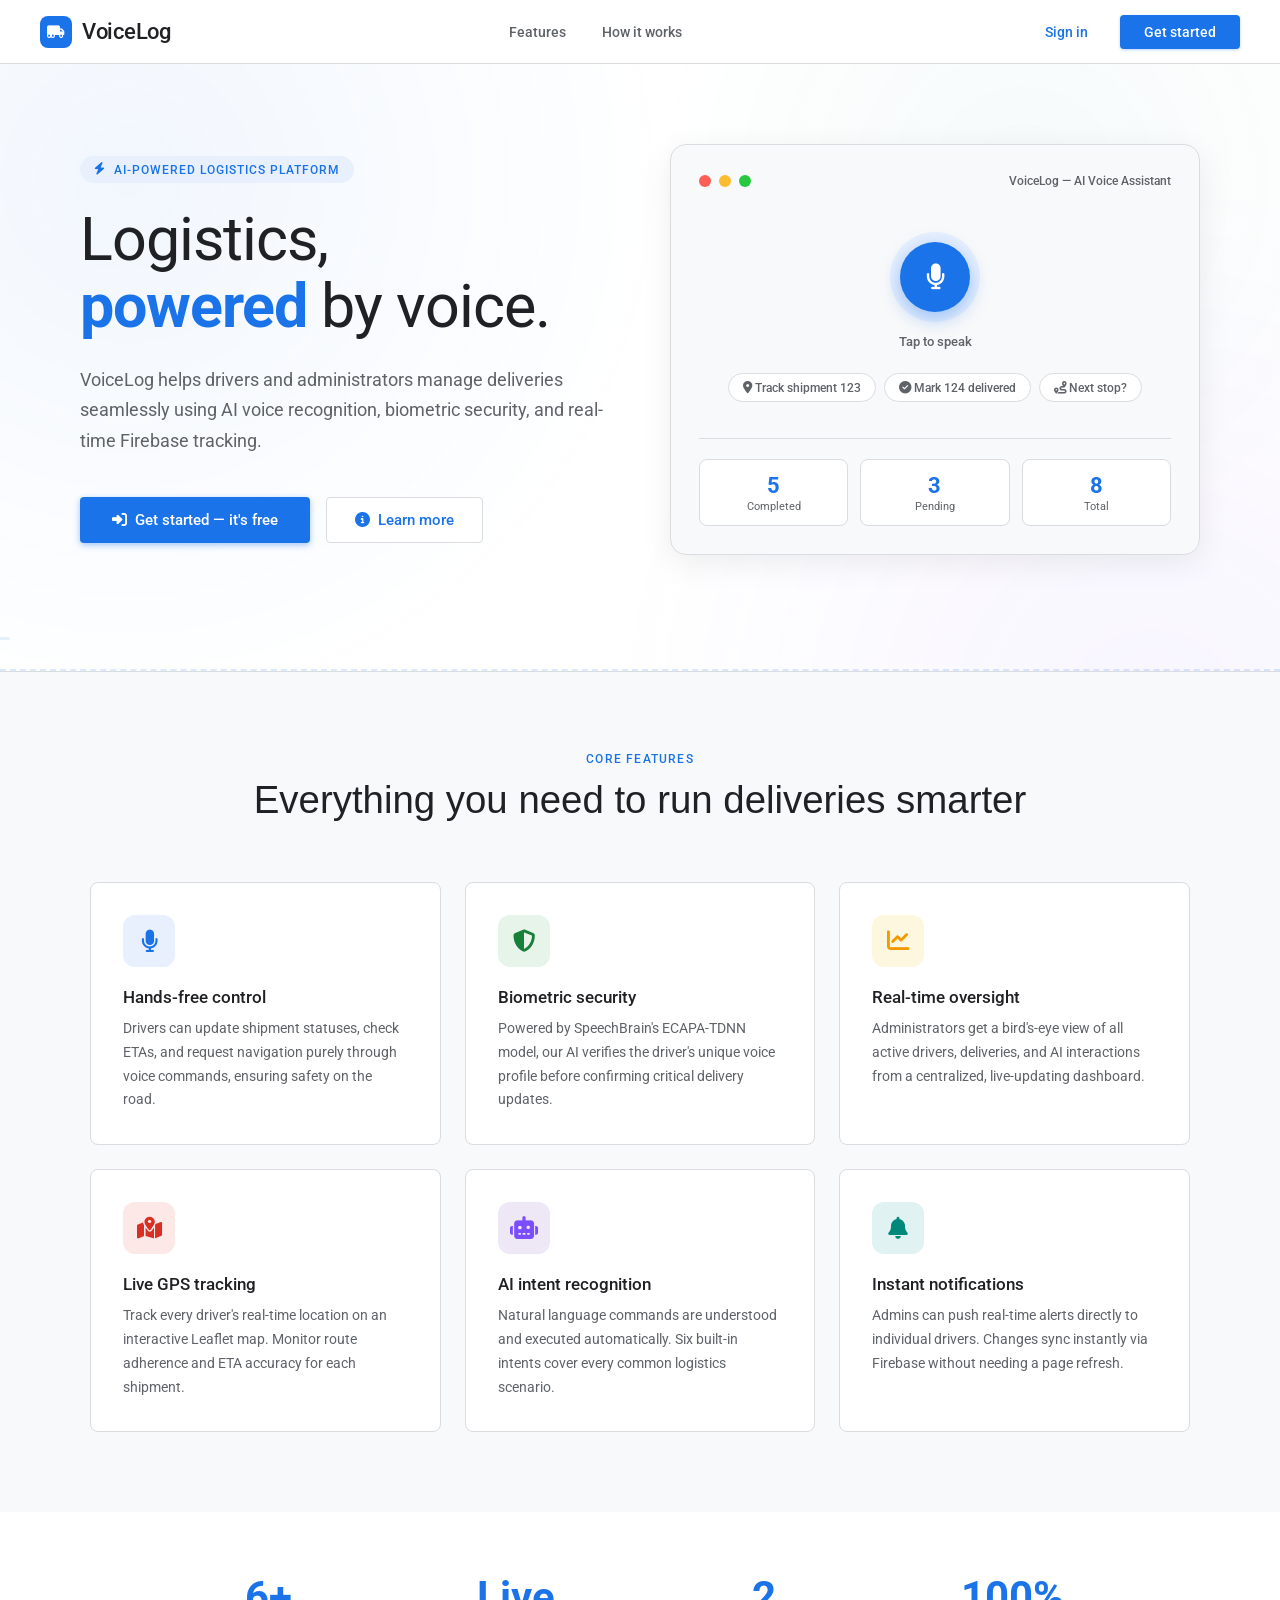
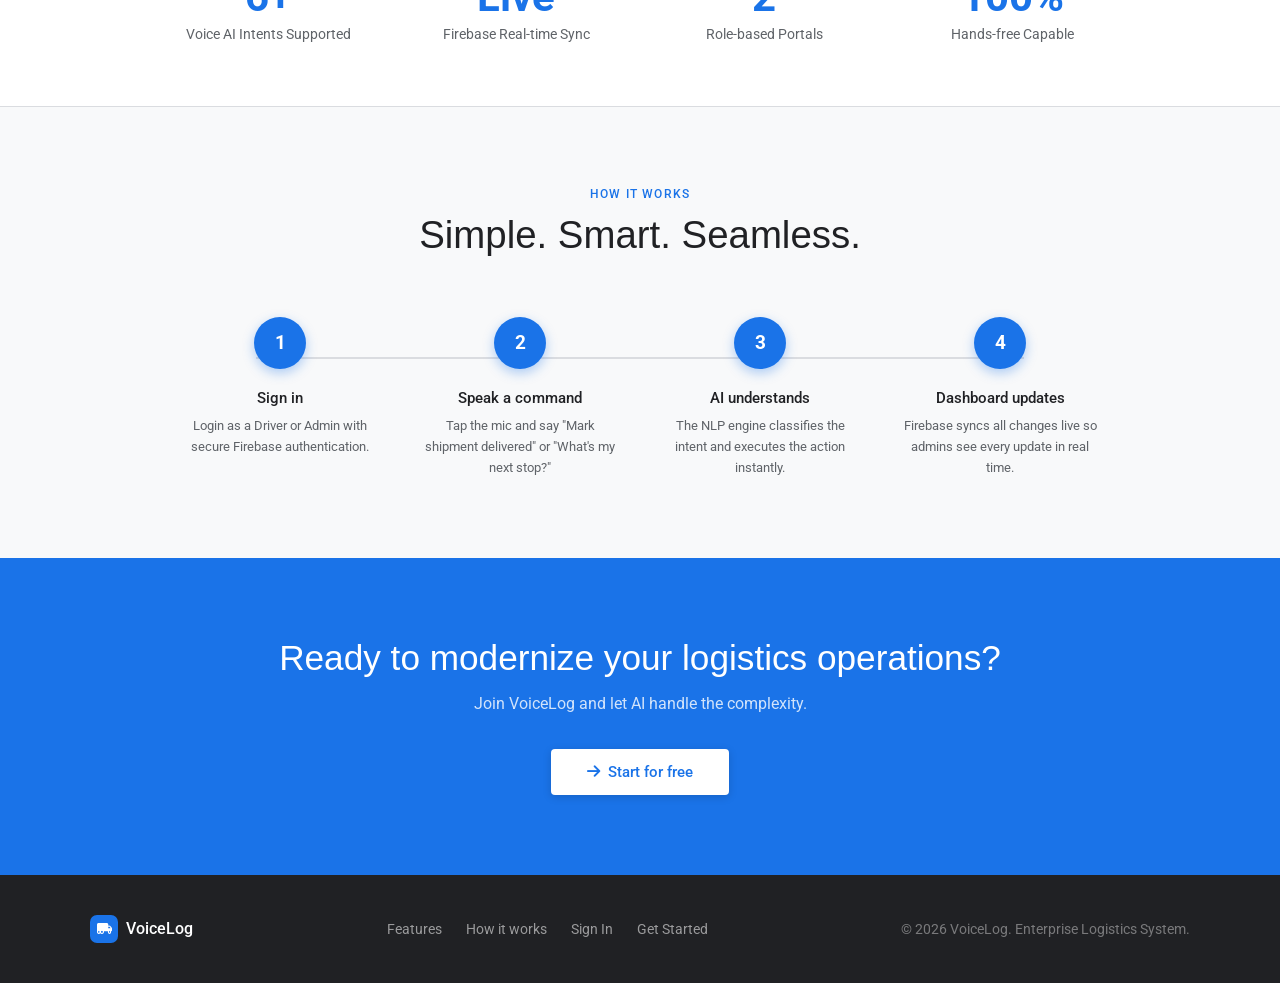
<file: landing.html>
<!DOCTYPE html>
<html lang="en">
<head>
    <meta charset="UTF-8">
    <meta name="viewport" content="width=device-width, initial-scale=1.0">
    <title>VoiceLog — AI-Powered Logistics Assistant</title>
    <meta name="description" content="VoiceLog helps drivers and administrators manage deliveries seamlessly using AI voice recognition and real-time Firebase tracking.">
    <link href="https://fonts.googleapis.com/css2?family=Roboto:wght@300;400;500;700&family=Google+Sans:wght@400;500;700&display=swap" rel="stylesheet">
    <link href="https://cdnjs.cloudflare.com/ajax/libs/font-awesome/6.5.0/css/all.min.css" rel="stylesheet">
    <style>
        :root {
            --g-blue:   #1a73e8;
            --g-blue-d: #1557b0;
            --g-blue-l: #e8f0fe;
            --g-red:    #d93025;
            --g-green:  #188038;
            --g-yellow: #f29900;
            --g-purple: #7c4dff;
            --g-teal:   #00897b;
            --g-dark:   #202124;
            --g-gray:   #5f6368;
            --g-light:  #f8f9fa;
            --g-border: #dadce0;
            --white:    #ffffff;
            --t: all 0.2s cubic-bezier(0.4, 0, 0.2, 1);
        }
        * { margin: 0; padding: 0; box-sizing: border-box; }
        html { scroll-behavior: smooth; }
        body {
            font-family: 'Roboto', sans-serif;
            color: var(--g-dark);
            background: var(--white);
            -webkit-font-smoothing: antialiased;
            animation: fadeInPage 0.6s cubic-bezier(0.4, 0, 0.2, 1);
        }
        body::before {
            content: '';
            position: fixed;
            top: 0; left: 0; width: 100vw; height: 100vh;
            background: radial-gradient(circle at 10% 20%, rgba(26, 115, 232, 0.06) 0%, transparent 40%),
                        radial-gradient(circle at 90% 80%, rgba(124, 77, 255, 0.06) 0%, transparent 40%),
                        radial-gradient(circle at 80% 20%, rgba(0, 137, 123, 0.04) 0%, transparent 30%);
            z-index: -1;
            animation: meshMove 20s infinite alternate ease-in-out;
            pointer-events: none;
        }
        @keyframes meshMove {
            0% { transform: scale(1) translate(0, 0); }
            100% { transform: scale(1.1) translate(-2%, 2%); }
        }
        @keyframes fadeInPage {
            from { opacity: 0; transform: translateY(15px); }
            to { opacity: 1; transform: translateY(0); }
        }
        a { text-decoration: none; }

        /* ── NAVBAR ── */
        .navbar {
            height: 64px;
            display: flex;
            align-items: center;
            justify-content: space-between;
            padding: 0 40px;
            border-bottom: 1px solid var(--g-border);
            position: sticky;
            top: 0;
            background: rgba(255,255,255,0.95);
            backdrop-filter: blur(8px);
            z-index: 200;
        }
        .nav-logo {
            display: flex;
            align-items: center;
            gap: 10px;
            text-decoration: none;
        }
        .nav-logo-icon {
            width: 32px; height: 32px;
            background: var(--g-blue);
            border-radius: 8px;
            display: flex; align-items: center; justify-content: center;
            color: white; font-size: 14px;
        }
        .nav-logo-text {
            font-family: 'Google Sans', 'Roboto', sans-serif;
            font-size: 1.35rem; font-weight: 500;
            color: var(--g-dark);
            letter-spacing: -0.3px;
        }
        .nav-links {
            display: flex;
            align-items: center;
            gap: 4px;
        }
        .nav-link {
            padding: 8px 16px;
            border-radius: 4px;
            font-size: 0.875rem;
            font-weight: 500;
            color: var(--g-gray);
            transition: var(--t);
        }
        .nav-link:hover { background: var(--g-light); color: var(--g-dark); }
        .nav-actions { display: flex; align-items: center; gap: 8px; }
        .btn-ghost {
            padding: 9px 24px;
            border-radius: 4px;
            font-size: 0.875rem;
            font-weight: 500;
            color: var(--g-blue);
            transition: var(--t);
            display: inline-flex; align-items: center;
        }
        .btn-ghost:hover { background: var(--g-blue-l); }
        .btn-filled {
            padding: 9px 24px;
            border-radius: 4px;
            font-size: 0.875rem;
            font-weight: 500;
            color: white;
            background: var(--g-blue);
            box-shadow: 0 1px 3px rgba(26,115,232,0.3);
            transition: var(--t);
            display: inline-flex; align-items: center;
        }
        .btn-filled:hover { background: var(--g-blue-d); box-shadow: 0 2px 8px rgba(26,115,232,0.35); }

        /* ── HERO ── */
        .hero {
            display: grid;
            grid-template-columns: 1fr 1fr;
            align-items: center;
            gap: 60px;
            max-width: 1200px;
            margin: 0 auto;
            padding: 80px 40px 96px;
        }
        .hero-left { }
        .hero-eyebrow {
            display: inline-flex;
            align-items: center;
            gap: 8px;
            font-size: 0.78rem;
            font-weight: 500;
            letter-spacing: 0.08em;
            text-transform: uppercase;
            color: var(--g-blue);
            background: var(--g-blue-l);
            padding: 6px 14px;
            border-radius: 20px;
            margin-bottom: 24px;
        }
        .hero-title {
            font-family: 'Google Sans', 'Roboto', sans-serif;
            font-size: 3.8rem;
            font-weight: 400;
            line-height: 1.1;
            color: var(--g-dark);
            margin-bottom: 24px;
            letter-spacing: -1px;
        }
        .hero-title .accent { color: var(--g-blue); font-weight: 700; }
        .hero-subtitle {
            font-size: 1.1rem;
            color: var(--g-gray);
            line-height: 1.75;
            margin-bottom: 40px;
        }
        .hero-cta { display: flex; gap: 16px; flex-wrap: wrap; }
        .btn-hero-primary {
            padding: 14px 32px;
            background: var(--g-blue);
            color: white;
            border-radius: 4px;
            font-size: 0.95rem;
            font-weight: 500;
            display: inline-flex; align-items: center; gap: 8px;
            box-shadow: 0 2px 6px rgba(26,115,232,0.4);
            transition: var(--t);
        }
        .btn-hero-primary:hover { background: var(--g-blue-d); transform: translateY(-1px); box-shadow: 0 4px 12px rgba(26,115,232,0.4); }
        .btn-hero-outline {
            padding: 13px 28px;
            background: white;
            color: var(--g-blue);
            border: 1px solid var(--g-border);
            border-radius: 4px;
            font-size: 0.95rem;
            font-weight: 500;
            display: inline-flex; align-items: center; gap: 8px;
            transition: var(--t);
        }
        .btn-hero-outline:hover { background: var(--g-light); border-color: #bbb; }

        /* Hero Right — Visual Card */
        .hero-visual {
            background: var(--g-light);
            border-radius: 16px;
            border: 1px solid var(--g-border);
            padding: 28px;
            box-shadow: 0 8px 32px rgba(0,0,0,0.07);
            animation: floatUpDown 6s ease-in-out infinite;
        }
        @keyframes floatUpDown {
            0% { transform: translateY(0px); }
            50% { transform: translateY(-12px); box-shadow: 0 12px 40px rgba(0,0,0,0.1); }
            100% { transform: translateY(0px); }
        }
        .visual-bar {
            display: flex; align-items: center; gap: 8px;
            margin-bottom: 20px;
        }
        .visual-dot { width: 12px; height: 12px; border-radius: 50%; }
        .visual-dot.red { background: #ff5f57; }
        .visual-dot.yellow { background: #febc2e; }
        .visual-dot.green { background: #28c840; }
        .visual-title {
            font-size: 0.78rem;
            font-weight: 500;
            color: var(--g-gray);
            margin-left: auto;
        }
        .visual-mic-zone {
            display: flex;
            flex-direction: column;
            align-items: center;
            padding: 24px 0 16px;
            gap: 12px;
        }
        .visual-mic-ring {
            width: 90px; height: 90px;
            border-radius: 50%;
            background: var(--g-blue-l);
            display: flex; align-items: center; justify-content: center;
            animation: micBreath 3s ease-in-out infinite;
        }
        .visual-mic-btn {
            width: 70px; height: 70px;
            border-radius: 50%;
            background: var(--g-blue);
            color: white;
            font-size: 1.6rem;
            display: flex; align-items: center; justify-content: center;
            box-shadow: 0 6px 20px rgba(26,115,232,0.4);
        }
        @keyframes micBreath {
            0%,100% { box-shadow: 0 0 0 0 rgba(26,115,232,0.2); }
            50% { box-shadow: 0 0 0 14px rgba(26,115,232,0); }
        }
        .visual-hint { font-size: 0.82rem; color: var(--g-gray); font-weight: 500; }
        .visual-chips { display: flex; flex-wrap: wrap; gap: 8px; justify-content: center; margin-top: 12px; }
        .visual-chip {
            padding: 6px 14px;
            background: white;
            border: 1px solid var(--g-border);
            border-radius: 20px;
            font-size: 0.78rem;
            color: var(--g-gray);
            font-weight: 500;
        }
        .visual-stats {
            display: grid;
            grid-template-columns: repeat(3, 1fr);
            gap: 12px;
            margin-top: 20px;
            border-top: 1px solid var(--g-border);
            padding-top: 20px;
        }
        .visual-stat {
            text-align: center;
            background: white;
            border-radius: 8px;
            padding: 12px;
            border: 1px solid var(--g-border);
        }
        .visual-stat-num { font-size: 1.4rem; font-weight: 700; color: var(--g-blue); }
        .visual-stat-label { font-size: 0.68rem; color: var(--g-gray); margin-top: 2px; }

        /* ── ANIMATED TRUCK ── */
        .truck-lane {
            position: absolute;
            bottom: 0; left: 0; width: 100%; height: 60px;
            pointer-events: none;
            overflow: hidden;
            border-bottom: 2px dashed rgba(26, 115, 232, 0.15);
            z-index: 10;
        }
        .animated-truck {
            position: absolute;
            bottom: 12px;
            left: -80px;
            font-size: 2rem;
            color: var(--g-blue);
            animation: driveTruck 14s linear infinite;
        }
        .animated-truck::after {
            content: '';
            position: absolute;
            right: -18px; top: 18px;
            width: 12px; height: 3px;
            background: rgba(26, 115, 232, 0.4);
            border-radius: 4px;
            box-shadow: 16px 0 0 rgba(26, 115, 232, 0.2), 32px 0 0 rgba(26, 115, 232, 0.1);
            animation: exhaust 0.4s linear infinite;
        }
        @keyframes driveTruck {
            0% { transform: translateX(-100px); }
            100% { transform: translateX(110vw); }
        }
        @keyframes exhaust {
            0% { transform: translateX(0); opacity: 1; }
            100% { transform: translateX(-15px); opacity: 0; }
        }

        /* ── FEATURES ── */
        .features {
            background: var(--g-light);
            padding: 80px 40px;
            border-top: 1px solid var(--g-border);
        }
        .section-label {
            text-align: center;
            font-size: 0.75rem;
            font-weight: 500;
            letter-spacing: 0.1em;
            text-transform: uppercase;
            color: var(--g-blue);
            margin-bottom: 12px;
        }
        .section-title {
            text-align: center;
            font-family: 'Google Sans', sans-serif;
            font-size: 2.4rem;
            font-weight: 400;
            color: var(--g-dark);
            margin-bottom: 60px;
        }
        .features-grid {
            display: grid;
            grid-template-columns: repeat(3, 1fr);
            gap: 24px;
            max-width: 1100px;
            margin: 0 auto;
        }
        .feature-card {
            background: white;
            border-radius: 8px;
            padding: 32px;
            border: 1px solid var(--g-border);
            transition: all 0.4s cubic-bezier(0.175, 0.885, 0.32, 1.275);
        }
        .feature-card:hover { 
            box-shadow: 0 16px 40px rgba(0,0,0,0.08); 
            transform: translateY(-8px); 
        }
        .feature-icon {
            width: 52px; height: 52px;
            border-radius: 12px;
            display: flex; align-items: center; justify-content: center;
            font-size: 1.4rem;
            margin-bottom: 20px;
        }
        .feature-icon.blue   { background: var(--g-blue-l); color: var(--g-blue); }
        .feature-icon.green  { background: #e6f4ea; color: var(--g-green); }
        .feature-icon.yellow { background: #fef7e0; color: var(--g-yellow); }
        .feature-icon.red    { background: #fce8e6; color: var(--g-red); }
        .feature-icon.purple { background: #ede7f6; color: var(--g-purple); }
        .feature-icon.teal   { background: #e0f2f1; color: var(--g-teal); }
        .feature-title { font-size: 1.05rem; font-weight: 500; color: var(--g-dark); margin-bottom: 10px; }
        .feature-text  { font-size: 0.875rem; color: var(--g-gray); line-height: 1.7; }

        /* ── STATS ── */
        .stats {
            padding: 64px 40px;
            background: white;
        }
        .stats-grid {
            display: grid;
            grid-template-columns: repeat(4, 1fr);
            gap: 32px;
            max-width: 960px;
            margin: 0 auto;
            text-align: center;
        }
        .stat-item { }
        .stat-number { font-size: 2.6rem; font-weight: 700; color: var(--g-blue); margin-bottom: 8px; line-height: 1; }
        .stat-label  { font-size: 0.875rem; color: var(--g-gray); }

        /* ── HOW IT WORKS ── */
        .how {
            background: var(--g-light);
            padding: 80px 40px;
            border-top: 1px solid var(--g-border);
        }
        .steps-row {
            display: flex;
            justify-content: center;
            max-width: 960px;
            margin: 0 auto;
            position: relative;
        }
        .steps-row::before {
            content: '';
            position: absolute;
            top: 40px; left: 10%; right: 10%;
            height: 2px;
            background: var(--g-border);
        }
        .step {
            flex: 1;
            text-align: center;
            padding: 0 20px;
            position: relative;
        }
        .step-num {
            width: 52px; height: 52px;
            border-radius: 50%;
            background: var(--g-blue);
            color: white;
            font-size: 1.2rem;
            font-weight: 700;
            display: flex; align-items: center; justify-content: center;
            margin: 0 auto 20px;
            position: relative; z-index: 1;
            box-shadow: 0 4px 12px rgba(26,115,232,0.35);
        }
        .step-title { font-size: 0.95rem; font-weight: 500; color: var(--g-dark); margin-bottom: 8px; }
        .step-text  { font-size: 0.82rem; color: var(--g-gray); line-height: 1.6; }

        /* ── CTA BANNER ── */
        .cta-banner {
            background: var(--g-blue);
            padding: 80px 40px;
            text-align: center;
        }
        .cta-banner h2 { font-family: 'Google Sans', sans-serif; font-size: 2.2rem; font-weight: 400; color: white; margin-bottom: 16px; }
        .cta-banner p  { font-size: 1rem; color: rgba(255,255,255,0.8); margin-bottom: 36px; }
        .btn-cta-white {
            padding: 14px 36px;
            background: white;
            color: var(--g-blue);
            border-radius: 4px;
            font-size: 0.95rem;
            font-weight: 500;
            display: inline-flex; align-items: center; gap: 8px;
            box-shadow: 0 2px 8px rgba(0,0,0,0.15);
            transition: var(--t);
        }
        .btn-cta-white:hover { transform: translateY(-1px); box-shadow: 0 4px 16px rgba(0,0,0,0.2); }

        /* ── FOOTER ── */
        footer {
            background: #202124;
            padding: 40px;
            color: rgba(255,255,255,0.55);
            font-size: 0.85rem;
        }
        .footer-inner {
            max-width: 1100px;
            margin: 0 auto;
            display: flex;
            align-items: center;
            justify-content: space-between;
            flex-wrap: wrap;
            gap: 20px;
        }
        .footer-logo {
            display: flex; align-items: center; gap: 8px;
            text-decoration: none;
            color: white;
        }
        .footer-logo-icon {
            width: 28px; height: 28px;
            background: var(--g-blue);
            border-radius: 7px;
            display: flex; align-items: center; justify-content: center;
            color: white; font-size: 12px;
        }
        .footer-logo-text { font-size: 1rem; font-weight: 500; }
        .footer-links { display: flex; gap: 24px; flex-wrap: wrap; }
        .footer-links a {
            color: rgba(255,255,255,0.55);
            text-decoration: none;
            font-size: 0.85rem;
            transition: color 0.15s;
        }
        .footer-links a:hover { color: white; }
        .footer-copy { color: rgba(255,255,255,0.4); }

        /* ── RESPONSIVE ── */
        @media (max-width: 900px) {
            .hero { grid-template-columns: 1fr; padding: 60px 24px; }
            .hero-visual { display: none; }
            .hero-title { font-size: 2.8rem; }
            .features-grid { grid-template-columns: 1fr 1fr; }
            .stats-grid { grid-template-columns: repeat(2, 1fr); }
            .steps-row { flex-direction: column; align-items: center; gap: 32px; }
            .steps-row::before { display: none; }
            .navbar { padding: 0 24px; }
            .nav-links { display: none; }
        }
        @media (max-width: 600px) {
            .features-grid { grid-template-columns: 1fr; }
            .hero-title { font-size: 2.2rem; }
            .features, .how, .stats, .cta-banner { padding: 60px 24px; }
        }
    </style>
</head>
<body>

<!-- NAVBAR -->
<nav class="navbar">
    <a href="/" class="nav-logo">
        <div class="nav-logo-icon"><i class="fas fa-truck-moving"></i></div>
        <span class="nav-logo-text">VoiceLog</span>
    </a>
    <div class="nav-links">
        <a href="#features" class="nav-link">Features</a>
        <a href="#how" class="nav-link">How it works</a>
    </div>
    <div class="nav-actions">
        <a href="/login" class="btn-ghost">Sign in</a>
        <a href="/login" class="btn-filled">Get started</a>
    </div>
</nav>

<!-- HERO -->
<section style="position: relative; overflow: hidden; padding-bottom: 20px;">
    <div class="hero">
        <div class="hero-left">
            <div class="hero-eyebrow">
                <i class="fas fa-bolt"></i> AI-Powered Logistics Platform
            </div>
            <h1 class="hero-title">
                Logistics,<br><span class="accent">powered</span> by voice.
            </h1>
            <p class="hero-subtitle">
                VoiceLog helps drivers and administrators manage deliveries seamlessly using AI voice recognition, biometric security, and real-time Firebase tracking.
            </p>
            <div class="hero-cta">
                <a href="/login" class="btn-hero-primary">
                    <i class="fas fa-right-to-bracket"></i> Get started — it's free
                </a>
                <a href="#features" class="btn-hero-outline">
                    <i class="fas fa-circle-info"></i> Learn more
                </a>
            </div>
        </div>
        <div class="hero-visual">
            <div class="visual-bar">
                <div class="visual-dot red"></div>
                <div class="visual-dot yellow"></div>
                <div class="visual-dot green"></div>
                <span class="visual-title">VoiceLog — AI Voice Assistant</span>
            </div>
            <div class="visual-mic-zone">
                <div class="visual-mic-ring">
                    <div class="visual-mic-btn"><i class="fas fa-microphone"></i></div>
                </div>
                <span class="visual-hint">Tap to speak</span>
                <div class="visual-chips">
                    <span class="visual-chip"><i class="fas fa-location-dot"></i> Track shipment 123</span>
                    <span class="visual-chip"><i class="fas fa-circle-check"></i> Mark 124 delivered</span>
                    <span class="visual-chip"><i class="fas fa-route"></i> Next stop?</span>
                </div>
            </div>
            <div class="visual-stats">
                <div class="visual-stat">
                    <div class="visual-stat-num">5</div>
                    <div class="visual-stat-label">Completed</div>
                </div>
                <div class="visual-stat">
                    <div class="visual-stat-num">3</div>
                    <div class="visual-stat-label">Pending</div>
                </div>
                <div class="visual-stat">
                    <div class="visual-stat-num">8</div>
                    <div class="visual-stat-label">Total</div>
                </div>
            </div>
        </div>
    </div>
    
    <!-- Animated Truck Lane -->
    <div class="truck-lane">
        <div class="animated-truck"><i class="fas fa-truck-fast"></i></div>
    </div>
</section>

<!-- FEATURES -->
<section class="features" id="features">
    <p class="section-label">Core Features</p>
    <h2 class="section-title">Everything you need to run deliveries smarter</h2>
    <div class="features-grid">
        <div class="feature-card">
            <div class="feature-icon blue"><i class="fas fa-microphone"></i></div>
            <h3 class="feature-title">Hands-free control</h3>
            <p class="feature-text">Drivers can update shipment statuses, check ETAs, and request navigation purely through voice commands, ensuring safety on the road.</p>
        </div>
        <div class="feature-card">
            <div class="feature-icon green"><i class="fas fa-shield-halved"></i></div>
            <h3 class="feature-title">Biometric security</h3>
            <p class="feature-text">Powered by SpeechBrain's ECAPA-TDNN model, our AI verifies the driver's unique voice profile before confirming critical delivery updates.</p>
        </div>
        <div class="feature-card">
            <div class="feature-icon yellow"><i class="fas fa-chart-line"></i></div>
            <h3 class="feature-title">Real-time oversight</h3>
            <p class="feature-text">Administrators get a bird's-eye view of all active drivers, deliveries, and AI interactions from a centralized, live-updating dashboard.</p>
        </div>
        <div class="feature-card">
            <div class="feature-icon red"><i class="fas fa-map-location-dot"></i></div>
            <h3 class="feature-title">Live GPS tracking</h3>
            <p class="feature-text">Track every driver's real-time location on an interactive Leaflet map. Monitor route adherence and ETA accuracy for each shipment.</p>
        </div>
        <div class="feature-card">
            <div class="feature-icon purple"><i class="fas fa-robot"></i></div>
            <h3 class="feature-title">AI intent recognition</h3>
            <p class="feature-text">Natural language commands are understood and executed automatically. Six built-in intents cover every common logistics scenario.</p>
        </div>
        <div class="feature-card">
            <div class="feature-icon teal"><i class="fas fa-bell"></i></div>
            <h3 class="feature-title">Instant notifications</h3>
            <p class="feature-text">Admins can push real-time alerts directly to individual drivers. Changes sync instantly via Firebase without needing a page refresh.</p>
        </div>
    </div>
</section>

<!-- STATS -->
<section class="stats">
    <div class="stats-grid">
        <div class="stat-item">
            <div class="stat-number">6+</div>
            <div class="stat-label">Voice AI Intents Supported</div>
        </div>
        <div class="stat-item">
            <div class="stat-number">Live</div>
            <div class="stat-label">Firebase Real-time Sync</div>
        </div>
        <div class="stat-item">
            <div class="stat-number">2</div>
            <div class="stat-label">Role-based Portals</div>
        </div>
        <div class="stat-item">
            <div class="stat-number">100%</div>
            <div class="stat-label">Hands-free Capable</div>
        </div>
    </div>
</section>

<!-- HOW IT WORKS -->
<section class="how" id="how">
    <p class="section-label">How it works</p>
    <h2 class="section-title">Simple. Smart. Seamless.</h2>
    <div class="steps-row">
        <div class="step">
            <div class="step-num">1</div>
            <div class="step-title">Sign in</div>
            <div class="step-text">Login as a Driver or Admin with secure Firebase authentication.</div>
        </div>
        <div class="step">
            <div class="step-num">2</div>
            <div class="step-title">Speak a command</div>
            <div class="step-text">Tap the mic and say "Mark shipment delivered" or "What's my next stop?"</div>
        </div>
        <div class="step">
            <div class="step-num">3</div>
            <div class="step-title">AI understands</div>
            <div class="step-text">The NLP engine classifies the intent and executes the action instantly.</div>
        </div>
        <div class="step">
            <div class="step-num">4</div>
            <div class="step-title">Dashboard updates</div>
            <div class="step-text">Firebase syncs all changes live so admins see every update in real time.</div>
        </div>
    </div>
</section>

<!-- CTA BANNER -->
<section class="cta-banner">
    <h2>Ready to modernize your logistics operations?</h2>
    <p>Join VoiceLog and let AI handle the complexity.</p>
    <a href="/login" class="btn-cta-white">
        <i class="fas fa-arrow-right"></i> Start for free
    </a>
</section>

<!-- FOOTER -->
<footer>
    <div class="footer-inner">
        <a href="/" class="footer-logo">
            <div class="footer-logo-icon"><i class="fas fa-truck-moving"></i></div>
            <span class="footer-logo-text">VoiceLog</span>
        </a>
        <div class="footer-links">
            <a href="#features">Features</a>
            <a href="#how">How it works</a>
            <a href="/login">Sign In</a>
            <a href="/login">Get Started</a>
        </div>
        <span class="footer-copy">© 2026 VoiceLog. Enterprise Logistics System.</span>
    </div>
</footer>

</body>
</html>
</file>
